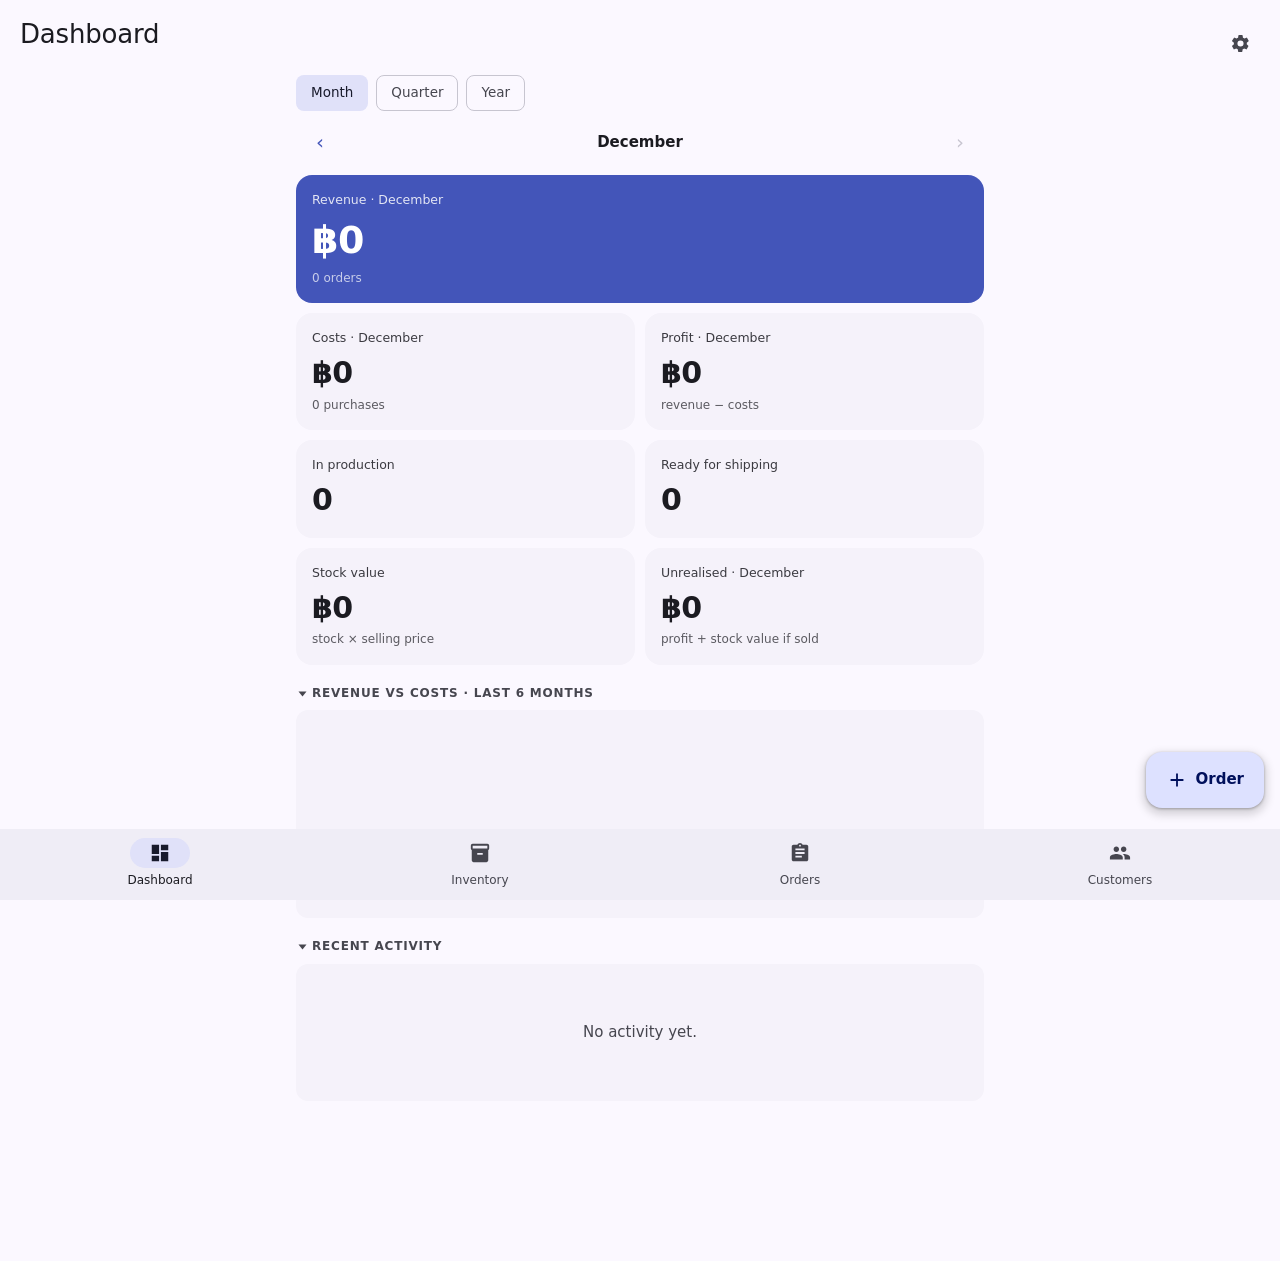
<file: index.html>
<!doctype html>
<html lang="en">
<head>
<meta charset="utf-8">
<meta name="viewport" content="width=device-width, initial-scale=1, maximum-scale=1, viewport-fit=cover">
<meta name="theme-color" content="#006A60">
<meta name="mobile-web-app-capable" content="yes">
<title>BuddyBoard</title>
<link rel="manifest" href="manifest.webmanifest">
<link rel="icon" href="icons/icon-192.png">
<link rel="apple-touch-icon" href="icons/icon-192.png">
<link rel="stylesheet" href="styles.css">
</head>
<body>

<header class="top-bar">
  <h1 id="viewTitle">Dashboard</h1>
  <div class="top-bar-end">
    <span class="top-bar-meta" id="topBarMeta"></span>
    <button class="icon-btn" id="themeBtn" title="Settings">
      <svg viewBox="0 0 24 24"><path d="M19.14 12.94a7.5 7.5 0 0 0 .05-1.88l2.03-1.58a.5.5 0 0 0 .12-.64l-1.92-3.32a.5.5 0 0 0-.61-.22l-2.39.96a7 7 0 0 0-1.62-.94l-.36-2.54a.5.5 0 0 0-.5-.42h-3.84a.5.5 0 0 0-.5.42l-.36 2.54c-.59.24-1.13.55-1.62.94l-2.39-.96a.5.5 0 0 0-.61.22L2.31 8.84a.5.5 0 0 0 .12.64l2.03 1.58a7.5 7.5 0 0 0 .05 1.88l-2.03 1.58a.5.5 0 0 0-.12.64l1.92 3.32c.14.24.42.34.61.22l2.39-.96c.5.39 1.03.7 1.62.94l.36 2.54a.5.5 0 0 0 .5.42h3.84a.5.5 0 0 0 .5-.42l.36-2.54c.59-.24 1.13-.55 1.62-.94l2.39.96c.19.12.47.02.61-.22l1.92-3.32a.5.5 0 0 0-.12-.64zM12 15.5A3.5 3.5 0 1 1 12 8.5a3.5 3.5 0 0 1 0 7"/></svg>
    </button>
  </div>
</header>

<main id="main">
  <!-- Dashboard -->
  <section class="view" id="view-dashboard" hidden></section>

  <!-- Inventory -->
  <section class="view" id="view-inventory" hidden>
    <div class="seg-tabs" role="tablist">
      <button class="seg-tab is-active" data-invtab="stock" role="tab">Stock</button>
      <button class="seg-tab" data-invtab="purchases" role="tab">Expenses</button>
    </div>
    <div id="inv-stock">
      <div class="search-field">
        <svg viewBox="0 0 24 24"><path d="M15.5 14h-.79l-.28-.27a6.5 6.5 0 1 0-.7.7l.27.28v.79l5 4.99L20.49 19zm-6 0A4.5 4.5 0 1 1 14 9.5 4.5 4.5 0 0 1 9.5 14"/></svg>
        <input type="search" id="productSearch" placeholder="Search products" autocomplete="off">
      </div>
      <div class="chip-row" id="stockChips">
        <button class="chip is-selected" data-stockfilter="all">All</button>
        <button class="chip" data-stockfilter="low">Low stock</button>
        <button class="chip" data-stockfilter="out">Out of stock</button>
      </div>
      <div id="productList" class="card-list"></div>
    </div>
    <div id="inv-purchases" hidden>
      <div class="card form-card">
        <h2 class="card-title">Log an expense</h2>
        <label class="field">
          <span>What did you buy</span>
          <input type="text" id="poDescription" placeholder="e.g. Sand 10kg">
        </label>
        <div class="field-row">
          <label class="field">
            <span>Amount spent (฿)</span>
            <input type="number" id="poAmount" min="0" step="1" inputmode="numeric" placeholder="100">
          </label>
          <label class="field">
            <span>Category</span>
            <select id="poCategory">
              <option value="Materials">Materials</option>
              <option value="Packaging">Packaging</option>
              <option value="Equipment">Equipment</option>
              <option value="Shipping">Shipping</option>
              <option value="Other">Other</option>
            </select>
          </label>
        </div>
        <div class="field-row">
          <label class="field">
            <span>Date</span>
            <input type="date" id="poDate">
          </label>
          <label class="field">
            <span>Supplier (optional)</span>
            <input type="text" id="poSupplier" placeholder="e.g. Northline Supply">
          </label>
        </div>
        <button class="btn-filled" id="poReceive">Log expense</button>
      </div>
      <h2 class="section-label">Recent expenses</h2>
      <div class="chip-row" id="purchaseChips">
        <button class="chip is-selected" data-pcat="all">All</button>
        <button class="chip" data-pcat="Materials">Materials</button>
        <button class="chip" data-pcat="Packaging">Packaging</button>
        <button class="chip" data-pcat="Equipment">Equipment</button>
        <button class="chip" data-pcat="Shipping">Shipping</button>
        <button class="chip" data-pcat="Other">Other</button>
      </div>
      <div id="purchaseList" class="card-list"></div>
    </div>
  </section>

  <!-- Orders -->
  <section class="view" id="view-orders" hidden>
    <div class="search-field">
      <svg viewBox="0 0 24 24"><path d="M15.5 14h-.79l-.28-.27a6.5 6.5 0 1 0-.7.7l.27.28v.79l5 4.99L20.49 19zm-6 0A4.5 4.5 0 1 1 14 9.5 4.5 4.5 0 0 1 9.5 14"/></svg>
      <input type="search" id="orderSearch" placeholder="Search orders or customers" autocomplete="off">
    </div>
    <div class="chip-row" id="statusChips">
      <button class="chip is-selected" data-status="open">Open</button>
      <button class="chip" data-status="all">All</button>
      <button class="chip" data-status="In production">In production</button>
      <button class="chip" data-status="Ready for shipping">Ready for shipping</button>
      <button class="chip" data-status="Completed">Completed</button>
      <button class="chip" data-status="Delivered">Delivered</button>
    </div>
    <div id="orderList" class="card-list"></div>
  </section>

  <!-- Customers -->
  <section class="view" id="view-customers" hidden>
    <div id="customerChart"></div>
    <div class="search-field">
      <svg viewBox="0 0 24 24"><path d="M15.5 14h-.79l-.28-.27a6.5 6.5 0 1 0-.7.7l.27.28v.79l5 4.99L20.49 19zm-6 0A4.5 4.5 0 1 1 14 9.5 4.5 4.5 0 0 1 9.5 14"/></svg>
      <input type="search" id="customerSearch" placeholder="Search customers" autocomplete="off">
    </div>
    <div id="customerList" class="card-list"></div>
  </section>
</main>

<button class="fab" id="fab" hidden>
  <svg viewBox="0 0 24 24"><path d="M19 13h-6v6h-2v-6H5v-2h6V5h2v6h6z"/></svg>
  <span id="fabLabel">New</span>
</button>

<nav class="nav-bar">
  <button class="nav-item is-active" data-view="dashboard">
    <span class="nav-icon"><svg viewBox="0 0 24 24"><path d="M3 13h8V3H3zm0 8h8v-6H3zm10 0h8V11h-8zm0-18v6h8V3z"/></svg></span>
    <span>Dashboard</span>
  </button>
  <button class="nav-item" data-view="inventory">
    <span class="nav-icon"><svg viewBox="0 0 24 24"><path d="M20 2H4c-1 0-2 .9-2 2v3.01c0 .72.43 1.34 1 1.69V20c0 1.1 1.1 2 2 2h14c.9 0 2-.9 2-2V8.7c.57-.35 1-.97 1-1.69V4c0-1.1-1-2-2-2m-5 12H9v-2h6zm5-7H4V4h16z"/></svg></span>
    <span>Inventory</span>
  </button>
  <button class="nav-item" data-view="orders">
    <span class="nav-icon"><svg viewBox="0 0 24 24"><path d="M19 3h-4.18C14.4 1.84 13.3 1 12 1s-2.4.84-2.82 2H5c-1.1 0-2 .9-2 2v14c0 1.1.9 2 2 2h14c1.1 0 2-.9 2-2V5c0-1.1-.9-2-2-2m-7 0c.55 0 1 .45 1 1s-.45 1-1 1-1-.45-1-1 .45-1 1-1m2 14H7v-2h7zm3-4H7v-2h10zm0-4H7V7h10z"/></svg></span>
    <span>Orders</span>
  </button>
  <button class="nav-item" data-view="customers">
    <span class="nav-icon"><svg viewBox="0 0 24 24"><path d="M16 11c1.66 0 2.99-1.34 2.99-3S17.66 5 16 5s-3 1.34-3 3 1.34 3 3 3m-8 0c1.66 0 2.99-1.34 2.99-3S9.66 5 8 5 5 6.34 5 8s1.34 3 3 3m0 2c-2.33 0-7 1.17-7 3.5V19h14v-2.5c0-2.33-4.67-3.5-7-3.5m8 0c-.29 0-.62.02-.97.05 1.16.84 1.97 1.97 1.97 3.45V19h6v-2.5c0-2.33-4.67-3.5-7-3.5"/></svg></span>
    <span>Customers</span>
  </button>
</nav>

<!-- Sheet (modal) for forms & details -->
<div class="scrim" id="scrim" hidden></div>
<div class="sheet" id="sheet" hidden>
  <div class="sheet-handle"></div>
  <div class="sheet-content" id="sheetContent"></div>
</div>

<div class="snackbar" id="snackbar" hidden></div>

<!-- Confirm dialog (for long-press delete) -->
<div class="scrim" id="confirmScrim" hidden></div>
<div class="dialog" id="confirmDialog" hidden>
  <div class="dialog-text" id="confirmText"></div>
  <div class="dialog-actions">
    <button class="btn-text" id="confirmCancel">Cancel</button>
    <button class="btn-text danger" id="confirmOk">Delete</button>
  </div>
</div>

<script src="db.js"></script>
<script src="app.js"></script>
</body>
</html>
</file>
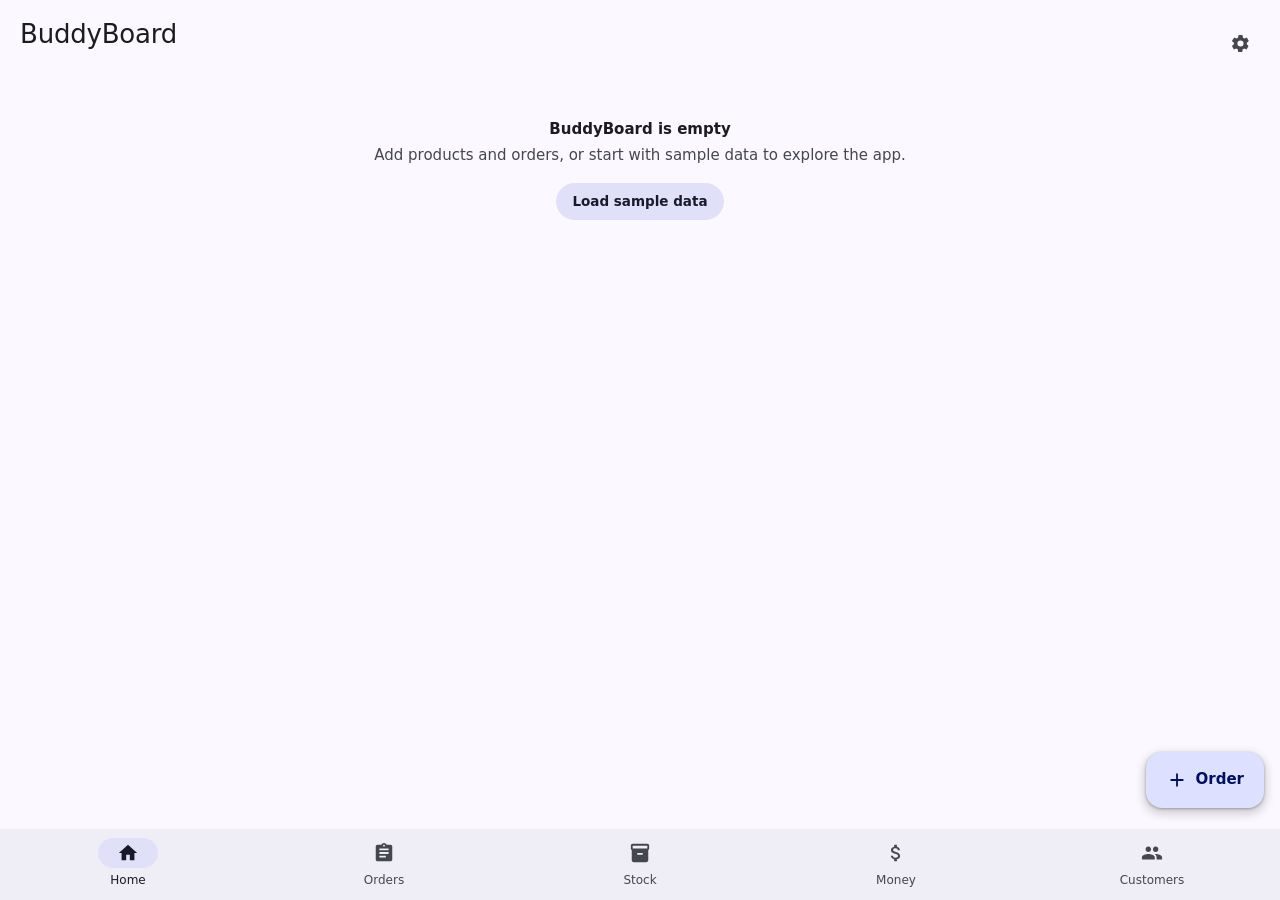
<file: v2/index.html>
<!doctype html>
<html lang="en">
<head>
<meta charset="utf-8">
<meta name="viewport" content="width=device-width, initial-scale=1, maximum-scale=1, viewport-fit=cover">
<meta name="theme-color" content="#006A60">
<meta name="mobile-web-app-capable" content="yes">
<title>BuddyBoard v2</title>
<link rel="manifest" href="manifest.webmanifest">
<link rel="icon" href="icons/icon-192.png">
<link rel="apple-touch-icon" href="icons/icon-192.png">
<link rel="stylesheet" href="styles.css">
</head>
<body>

<header class="top-bar">
  <h1 id="viewTitle">Dashboard</h1>
  <div class="top-bar-end">
    <span class="top-bar-meta" id="topBarMeta"></span>
    <button class="icon-btn" id="themeBtn" title="Settings">
      <svg viewBox="0 0 24 24"><path d="M19.14 12.94a7.5 7.5 0 0 0 .05-1.88l2.03-1.58a.5.5 0 0 0 .12-.64l-1.92-3.32a.5.5 0 0 0-.61-.22l-2.39.96a7 7 0 0 0-1.62-.94l-.36-2.54a.5.5 0 0 0-.5-.42h-3.84a.5.5 0 0 0-.5.42l-.36 2.54c-.59.24-1.13.55-1.62.94l-2.39-.96a.5.5 0 0 0-.61.22L2.31 8.84a.5.5 0 0 0 .12.64l2.03 1.58a7.5 7.5 0 0 0 .05 1.88l-2.03 1.58a.5.5 0 0 0-.12.64l1.92 3.32c.14.24.42.34.61.22l2.39-.96c.5.39 1.03.7 1.62.94l.36 2.54a.5.5 0 0 0 .5.42h3.84a.5.5 0 0 0 .5-.42l.36-2.54c.59-.24 1.13-.55 1.62-.94l2.39.96c.19.12.47.02.61-.22l1.92-3.32a.5.5 0 0 0-.12-.64zM12 15.5A3.5 3.5 0 1 1 12 8.5a3.5 3.5 0 0 1 0 7"/></svg>
    </button>
  </div>
</header>

<main id="main">
  <!-- Home (slim: current status only) -->
  <section class="view" id="view-home" hidden></section>

  <!-- Orders -->
  <section class="view" id="view-orders" hidden>
    <div class="search-field">
      <svg viewBox="0 0 24 24"><path d="M15.5 14h-.79l-.28-.27a6.5 6.5 0 1 0-.7.7l.27.28v.79l5 4.99L20.49 19zm-6 0A4.5 4.5 0 1 1 14 9.5 4.5 4.5 0 0 1 9.5 14"/></svg>
      <input type="search" id="orderSearch" placeholder="Search orders or customers" autocomplete="off">
    </div>
    <div class="chip-row" id="statusChips">
      <button class="chip is-selected" data-status="open">Open</button>
      <button class="chip" data-status="all">All</button>
      <button class="chip" data-status="In production">In production</button>
      <button class="chip" data-status="Ready for shipping">Ready for shipping</button>
      <button class="chip" data-status="Completed">Completed</button>
      <button class="chip" data-status="Delivered">Delivered</button>
    </div>
    <div id="orderList" class="card-list"></div>
  </section>

  <!-- Stock (products only) -->
  <section class="view" id="view-stock" hidden>
    <div class="search-field">
      <svg viewBox="0 0 24 24"><path d="M15.5 14h-.79l-.28-.27a6.5 6.5 0 1 0-.7.7l.27.28v.79l5 4.99L20.49 19zm-6 0A4.5 4.5 0 1 1 14 9.5 4.5 4.5 0 0 1 9.5 14"/></svg>
      <input type="search" id="productSearch" placeholder="Search products" autocomplete="off">
    </div>
    <div class="chip-row" id="stockChips">
      <button class="chip is-selected" data-stockfilter="all">All</button>
      <button class="chip" data-stockfilter="low">Low stock</button>
      <button class="chip" data-stockfilter="out">Out of stock</button>
    </div>
    <div id="stockOutlook"></div>
    <div id="productList" class="card-list"></div>
  </section>

  <!-- Money (Expenses + financial reports + profit split) -->
  <section class="view" id="view-money" hidden>
    <div class="seg-tabs" role="tablist">
      <button class="seg-tab is-active" data-moneytab="reports" role="tab">Reports</button>
      <button class="seg-tab" data-moneytab="bank" role="tab">Bank</button>
      <button class="seg-tab" data-moneytab="split" role="tab">Split</button>
      <button class="seg-tab" data-moneytab="expenses" role="tab">Expenses</button>
    </div>
    <div id="money-reports"></div>
    <div id="money-bank" hidden></div>
    <div id="money-split" hidden></div>
    <div id="money-expenses" hidden>
      <div class="card form-card">
        <h2 class="card-title">Log an expense</h2>
        <label class="field">
          <span>What did you buy</span>
          <input type="text" id="poDescription" placeholder="e.g. Sand 10kg">
        </label>
        <div class="field-row">
          <label class="field">
            <span>Amount spent (฿)</span>
            <input type="number" id="poAmount" min="0" step="1" inputmode="numeric" placeholder="100">
          </label>
          <label class="field">
            <span>Category</span>
            <select id="poCategory">
              <option value="Materials">Materials</option>
              <option value="Packaging">Packaging</option>
              <option value="Equipment">Equipment</option>
              <option value="Shipping">Shipping</option>
              <option value="Other">Other</option>
            </select>
          </label>
        </div>
        <div class="field-row">
          <label class="field">
            <span>Date</span>
            <input type="date" id="poDate">
          </label>
          <label class="field">
            <span>Paid by</span>
            <select id="poPaidBy">
              <option value="company">Company</option>
              <option value="p1">Person 1</option>
              <option value="p2">Person 2</option>
            </select>
          </label>
        </div>
        <label class="field">
          <span>Supplier (optional)</span>
          <input type="text" id="poSupplier" placeholder="e.g. Northline Supply">
        </label>
        <button class="btn-filled" id="poReceive">Log expense</button>
      </div>
      <div id="owedCard"></div>
      <h2 class="section-label">Recent expenses</h2>
      <div class="chip-row" id="purchaseChips">
        <button class="chip is-selected" data-pcat="all">All</button>
        <button class="chip" data-pcat="__owed">Not reimbursed</button>
        <button class="chip" data-pcat="Materials">Materials</button>
        <button class="chip" data-pcat="Packaging">Packaging</button>
        <button class="chip" data-pcat="Equipment">Equipment</button>
        <button class="chip" data-pcat="Shipping">Shipping</button>
        <button class="chip" data-pcat="Other">Other</button>
      </div>
      <div id="purchaseList" class="card-list"></div>
    </div>
  </section>

  <!-- Customers -->
  <section class="view" id="view-customers" hidden>
    <div id="customerChart"></div>
    <div class="search-field">
      <svg viewBox="0 0 24 24"><path d="M15.5 14h-.79l-.28-.27a6.5 6.5 0 1 0-.7.7l.27.28v.79l5 4.99L20.49 19zm-6 0A4.5 4.5 0 1 1 14 9.5 4.5 4.5 0 0 1 9.5 14"/></svg>
      <input type="search" id="customerSearch" placeholder="Search customers" autocomplete="off">
    </div>
    <div id="customerList" class="card-list"></div>
  </section>
</main>

<button class="fab" id="fab" hidden>
  <svg viewBox="0 0 24 24"><path d="M19 13h-6v6h-2v-6H5v-2h6V5h2v6h6z"/></svg>
  <span id="fabLabel">New</span>
</button>

<nav class="nav-bar">
  <button class="nav-item is-active" data-view="home">
    <span class="nav-icon"><svg viewBox="0 0 24 24"><path d="M10 20v-6h4v6h5v-8h3L12 3 2 12h3v8z"/></svg></span>
    <span>Home</span>
  </button>
  <button class="nav-item" data-view="orders">
    <span class="nav-icon"><svg viewBox="0 0 24 24"><path d="M19 3h-4.18C14.4 1.84 13.3 1 12 1s-2.4.84-2.82 2H5c-1.1 0-2 .9-2 2v14c0 1.1.9 2 2 2h14c1.1 0 2-.9 2-2V5c0-1.1-.9-2-2-2m-7 0c.55 0 1 .45 1 1s-.45 1-1 1-1-.45-1-1 .45-1 1-1m2 14H7v-2h7zm3-4H7v-2h10zm0-4H7V7h10z"/></svg></span>
    <span>Orders</span>
  </button>
  <button class="nav-item" data-view="stock">
    <span class="nav-icon"><svg viewBox="0 0 24 24"><path d="M20 2H4c-1 0-2 .9-2 2v3.01c0 .72.43 1.34 1 1.69V20c0 1.1 1.1 2 2 2h14c.9 0 2-.9 2-2V8.7c.57-.35 1-.97 1-1.69V4c0-1.1-1-2-2-2m-5 12H9v-2h6zm5-7H4V4h16z"/></svg></span>
    <span>Stock</span>
  </button>
  <button class="nav-item" data-view="money">
    <span class="nav-icon"><svg viewBox="0 0 24 24"><path d="M11.8 10.9c-2.27-.59-3-1.2-3-2.15 0-1.09 1.01-1.85 2.7-1.85 1.78 0 2.44.85 2.5 2.1h2.21c-.07-1.72-1.12-3.3-3.21-3.81V3h-3v2.16c-1.94.42-3.5 1.68-3.5 3.61 0 2.31 1.91 3.46 4.7 4.13 2.5.6 3 1.48 3 2.41 0 .69-.49 1.79-2.7 1.79-2.06 0-2.87-.92-2.98-2.1H6.32c.12 2.19 1.76 3.42 3.68 3.83V21h3v-2.15c1.95-.37 3.5-1.5 3.5-3.55 0-2.84-2.43-3.81-4.7-4.4"/></svg></span>
    <span>Money</span>
  </button>
  <button class="nav-item" data-view="customers">
    <span class="nav-icon"><svg viewBox="0 0 24 24"><path d="M16 11c1.66 0 2.99-1.34 2.99-3S17.66 5 16 5s-3 1.34-3 3 1.34 3 3 3m-8 0c1.66 0 2.99-1.34 2.99-3S9.66 5 8 5 5 6.34 5 8s1.34 3 3 3m0 2c-2.33 0-7 1.17-7 3.5V19h14v-2.5c0-2.33-4.67-3.5-7-3.5m8 0c-.29 0-.62.02-.97.05 1.16.84 1.97 1.97 1.97 3.45V19h6v-2.5c0-2.33-4.67-3.5-7-3.5"/></svg></span>
    <span>Customers</span>
  </button>
</nav>

<!-- Sheet (modal) for forms & details -->
<div class="scrim" id="scrim" hidden></div>
<div class="sheet" id="sheet" hidden>
  <div class="sheet-handle" id="sheetHandle"></div>
  <button class="sheet-close" id="sheetClose" title="Close">✕</button>
  <div class="sheet-content" id="sheetContent"></div>
</div>

<div class="snackbar" id="snackbar" hidden></div>

<!-- Confirm dialog (for long-press delete) -->
<div class="scrim" id="confirmScrim" hidden></div>
<div class="dialog" id="confirmDialog" hidden>
  <div class="dialog-text" id="confirmText"></div>
  <div class="dialog-actions">
    <button class="btn-text" id="confirmCancel">Cancel</button>
    <button class="btn-text danger" id="confirmOk">Delete</button>
  </div>
</div>

<script src="db.js"></script>
<script src="app.js"></script>
</body>
</html>
</file>
<file: styles.css>
/* ============================================================
   BuddyBoard — Material Design 3 tokens (hand-rolled, offline)
   Palette: indigo primary, violet-tinted neutrals.
   Amber = warnings only, red = errors only.
   Theme: light (default) / dark / follows system when data-theme unset.
   ============================================================ */
:root {
  --md-primary: #4355B9;
  --md-on-primary: #FFFFFF;
  --md-primary-container: #DDE1FF;
  --md-on-primary-container: #00105C;

  --md-secondary: #5B5D72;
  --md-secondary-container: #E0E1F9;
  --md-on-secondary-container: #181A2C;

  --md-tertiary: #805600;
  --md-tertiary-container: #FFDDB1;
  --md-on-tertiary-container: #291800;

  --md-error: #BA1A1A;
  --md-error-container: #FFDAD6;
  --md-on-error-container: #410002;

  --md-surface: #FBF8FF;
  --md-surface-container-low: #F5F2FA;
  --md-surface-container: #EFEDF6;
  --md-surface-container-high: #E9E7F0;
  --md-on-surface: #1B1B21;
  --md-on-surface-variant: #46464F;
  --md-outline: #777680;
  --md-outline-variant: #C7C5D0;

  --md-inverse-surface: #303036;
  --md-inverse-on-surface: #F2F0F7;

  --md-elev-1: 0 1px 2px rgba(0,0,0,.30), 0 1px 3px 1px rgba(0,0,0,.15);
  --md-elev-3: 0 4px 8px 3px rgba(0,0,0,.15), 0 1px 3px rgba(0,0,0,.30);

  --radius-s: 8px;
  --radius-m: 12px;
  --radius-l: 16px;
  --radius-full: 999px;
}

/* Dark tokens (forced via data-theme="dark") */
:root[data-theme="dark"] {
  --md-primary: #B9C3FF;
  --md-on-primary: #08218A;
  --md-primary-container: #2A3CA0;
  --md-on-primary-container: #DDE1FF;

  --md-secondary: #C4C5DD;
  --md-secondary-container: #434659;
  --md-on-secondary-container: #E0E1F9;

  --md-tertiary: #FABD49;
  --md-tertiary-container: #614000;
  --md-on-tertiary-container: #FFDDB1;

  --md-error: #FFB4AB;
  --md-error-container: #93000A;
  --md-on-error-container: #FFDAD6;

  --md-surface: #121318;
  --md-surface-container-low: #1A1B21;
  --md-surface-container: #1E1F25;
  --md-surface-container-high: #282930;
  --md-on-surface: #E4E1E9;
  --md-on-surface-variant: #C7C5D0;
  --md-outline: #91909A;
  --md-outline-variant: #46464F;

  --md-inverse-surface: #E4E1E9;
  --md-inverse-on-surface: #303036;
}

/* Dark tokens (system preference, unless light is forced) */
@media (prefers-color-scheme: dark) {
  :root:not([data-theme="light"]) {
    --md-primary: #B9C3FF;
    --md-on-primary: #08218A;
    --md-primary-container: #2A3CA0;
    --md-on-primary-container: #DDE1FF;

    --md-secondary: #C4C5DD;
    --md-secondary-container: #434659;
    --md-on-secondary-container: #E0E1F9;

    --md-tertiary: #FABD49;
    --md-tertiary-container: #614000;
    --md-on-tertiary-container: #FFDDB1;

    --md-error: #FFB4AB;
    --md-error-container: #93000A;
    --md-on-error-container: #FFDAD6;

    --md-surface: #121318;
    --md-surface-container-low: #1A1B21;
    --md-surface-container: #1E1F25;
    --md-surface-container-high: #282930;
    --md-on-surface: #E4E1E9;
    --md-on-surface-variant: #C7C5D0;
    --md-outline: #91909A;
    --md-outline-variant: #46464F;

    --md-inverse-surface: #E4E1E9;
    --md-inverse-on-surface: #303036;
  }
}

* { box-sizing: border-box; }
[hidden] { display: none !important; }
html, body { margin: 0; height: 100%; }

body {
  font-family: Roboto, system-ui, -apple-system, "Segoe UI", sans-serif;
  background: var(--md-surface);
  color: var(--md-on-surface);
  font-size: 15px;
  line-height: 1.45;
  -webkit-tap-highlight-color: transparent;
  overscroll-behavior-y: contain; /* stop pull-to-refresh from stealing downward swipes */
}

button { font: inherit; color: inherit; border: 0; background: none; cursor: pointer; }
input, select, textarea { font: inherit; font-size: 16px; } /* ≥16px prevents mobile auto-zoom on focus */
svg { fill: currentColor; }
h1, h2, h3 { margin: 0; font-weight: 500; }

/* ---------- Top app bar ---------- */
.top-bar {
  position: sticky; top: 0; z-index: 20;
  display: flex; align-items: baseline; justify-content: space-between;
  padding: calc(env(safe-area-inset-top, 0px) + 16px) 20px 12px;
  background: var(--md-surface);
}
.top-bar h1 { font-size: 26px; letter-spacing: -0.2px; }
.top-bar-meta { font-size: 12px; color: var(--md-on-surface-variant); }

/* ---------- Layout ---------- */
#main {
  padding: 0 16px calc(env(safe-area-inset-bottom, 0px) + 160px);
  max-width: 720px; margin: 0 auto;
}
.section-label {
  font-size: 12px; font-weight: 600; text-transform: uppercase;
  letter-spacing: .8px; color: var(--md-on-surface-variant);
  margin: 20px 4px 8px;
}

/* Collapsible dashboard sections */
details.section > summary {
  list-style: none; cursor: pointer;
  display: flex; align-items: center; gap: 7px;
  -webkit-user-select: none; user-select: none;
}
details.section > summary::-webkit-details-marker { display: none; }
details.section > summary::before {
  content: ''; width: 0; height: 0; flex: none;
  border-left: 5px solid currentColor;
  border-top: 4px solid transparent; border-bottom: 4px solid transparent;
  transition: transform .15s;
}
details.section[open] > summary::before { transform: rotate(90deg); }

/* ---------- Navigation bar (bottom) ---------- */
.nav-bar {
  position: fixed; bottom: 0; left: 0; right: 0; z-index: 30;
  display: flex;
  background: var(--md-surface-container);
  padding: 8px 0 calc(env(safe-area-inset-bottom, 0px) + 10px);
}
.nav-item {
  flex: 1; display: flex; flex-direction: column; align-items: center; gap: 4px;
  font-size: 12px; font-weight: 500; color: var(--md-on-surface-variant);
}
.nav-icon {
  display: grid; place-items: center;
  width: 60px; height: 30px; border-radius: var(--radius-full);
  transition: background .15s;
}
.nav-icon svg { width: 22px; height: 22px; }
.nav-item.is-active { color: var(--md-on-surface); }
.nav-item.is-active .nav-icon { background: var(--md-secondary-container); color: var(--md-on-secondary-container); }

/* ---------- FAB ---------- */
.fab {
  position: fixed; right: 16px; bottom: calc(env(safe-area-inset-bottom, 0px) + 92px); z-index: 25;
  display: flex; align-items: center; gap: 8px;
  padding: 0 20px; height: 56px; border-radius: var(--radius-l);
  background: var(--md-primary-container); color: var(--md-on-primary-container);
  font-weight: 600; box-shadow: var(--md-elev-3);
}
.fab svg { width: 22px; height: 22px; }
.fab:active { transform: scale(.97); }

/* ---------- Search field ---------- */
.search-field {
  display: flex; align-items: center; gap: 10px;
  background: var(--md-surface-container-high);
  border-radius: var(--radius-full);
  padding: 0 18px; height: 50px; margin: 4px 0 12px;
}
.search-field svg { width: 20px; height: 20px; color: var(--md-on-surface-variant); flex: none; }
.search-field input {
  flex: 1; border: 0; background: none; outline: none; color: inherit;
}
.search-field input::placeholder { color: var(--md-on-surface-variant); }

/* ---------- Chips ---------- */
.chip-row { display: flex; gap: 8px; overflow-x: auto; padding-bottom: 12px; scrollbar-width: none; }
.chip-row::-webkit-scrollbar { display: none; }
.chip {
  flex: none; padding: 7px 14px; border-radius: var(--radius-s);
  border: 1px solid var(--md-outline-variant);
  font-size: 13.5px; font-weight: 500; color: var(--md-on-surface-variant);
  background: transparent; transition: background .15s;
}
.chip.is-selected {
  background: var(--md-secondary-container);
  border-color: transparent; color: var(--md-on-secondary-container);
}

/* ---------- Segmented tabs (Inventory) ---------- */
.seg-tabs {
  display: flex; border: 1px solid var(--md-outline);
  border-radius: var(--radius-full); overflow: hidden; margin: 4px 0 16px;
}
.seg-tab { flex: 1; padding: 10px; font-size: 14px; font-weight: 500; color: var(--md-on-surface-variant); }
.seg-tab.is-active { background: var(--md-secondary-container); color: var(--md-on-secondary-container); font-weight: 600; }

/* ---------- Cards & lists ---------- */
.card-list { display: flex; flex-direction: column; gap: 10px; }
.card {
  background: var(--md-surface-container-low);
  border-radius: var(--radius-m);
  padding: 14px 16px;
}
.card.is-tappable:active { background: var(--md-surface-container-high); }
.card-title { font-size: 16px; margin-bottom: 10px; }

.row { display: flex; align-items: center; justify-content: space-between; gap: 12px; }
.row-main { min-width: 0; }
.row-main .name { font-weight: 500; overflow: hidden; text-overflow: ellipsis; white-space: nowrap; }
.row-main .sub { font-size: 13px; color: var(--md-on-surface-variant); margin-top: 2px; }
.row-end { text-align: right; flex: none; }
.row-end .big { font-weight: 600; }
.row-end .sub { font-size: 12px; color: var(--md-on-surface-variant); }

/* List cards are tap targets, not text: no selection or callout on
   long-press (this is what made holding a card select "17" etc.) */
.card-list .card, .card-list .card * {
  -webkit-user-select: none; user-select: none;
  -webkit-touch-callout: none;
}

/* Stock badges */
.badge {
  display: inline-flex; align-items: center; gap: 5px;
  font-size: 12px; font-weight: 600;
  padding: 3px 10px; border-radius: var(--radius-full); margin-top: 6px;
}
.badge-low { background: var(--md-tertiary-container); color: var(--md-on-tertiary-container); }
.badge-out { background: var(--md-error-container); color: var(--md-on-error-container); }
.badge-ok  { background: var(--md-secondary-container); color: var(--md-on-secondary-container); }
.badge .dot { width: 7px; height: 7px; border-radius: 50%; background: currentColor; }

/* ---------- Signature element: the production rail ----------
   Every order carries its workflow as a tappable 3-segment track. */
.rail { display: flex; gap: 5px; margin-top: 12px; }
.rail-seg {
  flex: 1; height: 6px; border-radius: 3px;
  background: var(--md-surface-container-high);
  position: relative;
}
.rail-seg.is-done { background: var(--md-primary); }
.rail-seg.is-current { background: var(--md-primary); opacity: .45; }
.rail-labels { display: flex; justify-content: space-between; margin-top: 6px; font-size: 11px; color: var(--md-on-surface-variant); }
.rail-status { font-size: 13px; font-weight: 600; color: var(--md-primary); margin-top: 10px; }
.rail-status.is-completed { color: var(--md-on-surface-variant); }
.advance-btn {
  margin-top: 10px; width: 100%;
  padding: 10px; border-radius: var(--radius-full);
  border: 1px solid var(--md-outline);
  font-size: 13.5px; font-weight: 600; color: var(--md-primary);
}
.advance-btn:active { background: var(--md-secondary-container); }

/* ---------- Dashboard ---------- */
.stat-grid { display: grid; grid-template-columns: 1fr 1fr; gap: 10px; margin-top: 4px; }
.stat-card {
  border-radius: var(--radius-l); padding: 16px;
  background: var(--md-surface-container-low);
}
.stat-card.hero {
  grid-column: 1 / -1;
  background: var(--md-primary); color: var(--md-on-primary);
}
.stat-card .label { font-size: 12.5px; opacity: .85; }
.stat-card .value { font-size: 30px; font-weight: 600; letter-spacing: -.5px; margin-top: 4px; }
.stat-card.hero .value { font-size: 38px; }
.stat-card .hint { font-size: 12px; opacity: .7; margin-top: 2px; }
.stat-card.warn { background: var(--md-tertiary-container); color: var(--md-on-tertiary-container); }

.activity-item { display: flex; gap: 12px; padding: 11px 4px; border-bottom: 1px solid var(--md-outline-variant); }
.activity-item:last-child { border-bottom: 0; }
.activity-ico {
  flex: none; width: 36px; height: 36px; border-radius: 50%;
  display: grid; place-items: center;
  background: var(--md-secondary-container); color: var(--md-on-secondary-container);
}
.activity-ico svg { width: 18px; height: 18px; }
.activity-ico.sale { background: var(--md-primary-container); color: var(--md-on-primary-container); }
.activity-body { flex: 1; min-width: 0; font-size: 14px; }
.activity-body .when { font-size: 12px; color: var(--md-on-surface-variant); }

/* ---------- Forms ---------- */
.form-card { display: flex; flex-direction: column; gap: 12px; }
.field { display: flex; flex-direction: column; gap: 5px; flex: 1; }
.field > span { font-size: 12.5px; font-weight: 500; color: var(--md-on-surface-variant); }
.field input, .field select, .field textarea {
  border: 1px solid var(--md-outline);
  border-radius: var(--radius-s);
  background: var(--md-surface);
  padding: 12px; color: inherit; outline: none; width: 100%;
}
.field input:focus, .field select:focus, .field textarea:focus {
  border-color: var(--md-primary); box-shadow: 0 0 0 1px var(--md-primary);
}
.field-row { display: flex; gap: 10px; }
.field-checkbox {
  display: flex; align-items: flex-start; gap: 10px;
  font-size: 13.5px; color: var(--md-on-surface-variant); padding: 4px 0;
}
.field-checkbox input { flex: none; width: 18px; height: 18px; margin-top: 1px; accent-color: var(--md-primary); }

.btn-filled {
  background: var(--md-primary); color: var(--md-on-primary);
  padding: 13px; border-radius: var(--radius-full);
  font-weight: 600; width: 100%;
}
.btn-filled:active { opacity: .88; }
.btn-filled:disabled { background: var(--md-outline-variant); color: var(--md-on-surface-variant); }
.btn-text { color: var(--md-primary); font-weight: 600; padding: 10px 14px; border-radius: var(--radius-full); }
.btn-text.danger { color: var(--md-error); }
.btn-tonal {
  background: var(--md-secondary-container); color: var(--md-on-secondary-container);
  padding: 9px 16px; border-radius: var(--radius-full); font-weight: 600; font-size: 13.5px;
}

/* Order line items in the form */
.line-item {
  display: grid; grid-template-columns: 1fr 64px 84px 32px; gap: 8px; align-items: end;
}
.line-item .remove { color: var(--md-error); padding-bottom: 12px; }
.line-hint { font-size: 12.5px; color: var(--md-on-surface-variant); padding: 0 4px; }
.order-total { display: flex; justify-content: space-between; font-weight: 600; font-size: 17px; padding: 6px 4px; }

/* ---------- Sheet (modal) ---------- */
.scrim {
  position: fixed; inset: 0; z-index: 40;
  background: rgba(0,0,0,.4);
  animation: fade .2s;
}
.sheet {
  position: fixed; left: 0; right: 0; bottom: 0; z-index: 50;
  max-height: 88vh; max-height: 88dvh; overflow-y: auto;
  overscroll-behavior: contain;
  background: var(--md-surface-container-low);
  border-radius: 24px 24px 0 0;
  padding: 8px 20px calc(env(safe-area-inset-bottom, 0px) + 24px);
  animation: rise .25s cubic-bezier(.2,.9,.3,1);
  max-width: 720px; margin: 0 auto;
}
.sheet-handle {
  width: 36px; height: 4px; border-radius: 2px;
  background: var(--md-outline-variant); margin: 6px auto 14px;
  /* generous invisible hit area for dragging */
  position: relative;
}
.sheet-handle::before {
  content: ''; position: absolute; inset: -18px -60px;
}
.sheet h2 { font-size: 20px; margin-bottom: 16px; }
@keyframes rise { from { transform: translateY(40%); opacity: .4; } }
@keyframes fade { from { opacity: 0; } }
@media (prefers-reduced-motion: reduce) {
  .sheet, .scrim { animation: none; }
}

/* ---------- Confirm dialog ---------- */
.dialog {
  position: fixed; left: 24px; right: 24px; top: 50%; z-index: 70;
  transform: translateY(-50%);
  background: var(--md-surface-container-high);
  border-radius: 28px; padding: 24px;
  box-shadow: var(--md-elev-3);
  max-width: 360px; margin: 0 auto;
  animation: fade .15s;
}
.dialog-text { font-size: 15px; margin-bottom: 18px; }
.dialog-actions { display: flex; justify-content: flex-end; gap: 4px; }

/* ---------- Revenue chart ---------- */
.chart { display: flex; align-items: flex-end; gap: 8px; height: 150px; padding-top: 8px; }
.chart-col { flex: 1; display: flex; flex-direction: column; align-items: center; justify-content: flex-end; gap: 5px; height: 100%; min-width: 0; }
.chart-val { font-size: 10.5px; color: var(--md-on-surface-variant); white-space: nowrap; }
.chart-bars { display: flex; gap: 3px; width: 100%; height: 100%; align-items: flex-end; justify-content: center; }
.chart-bar { width: 100%; max-width: 22px; border-radius: 5px 5px 2px 2px; background: var(--md-primary); opacity: .45; min-height: 2px; }
.chart-bar.cost { background: var(--md-tertiary); }
.chart-col.is-current .chart-bar { opacity: 1; }
.chart-label { font-size: 11px; color: var(--md-on-surface-variant); }
.chart-col.is-current .chart-label { font-weight: 700; color: var(--md-on-surface); }
.chart-legend { display: flex; gap: 18px; justify-content: center; margin-top: 12px; font-size: 12.5px; color: var(--md-on-surface-variant); }
.chart-legend > span { display: inline-flex; align-items: center; gap: 6px; }
.legend-dot { width: 10px; height: 10px; border-radius: 3px; display: inline-block; }
.legend-dot.rev { background: var(--md-primary); }
.legend-dot.cost { background: var(--md-tertiary); }

/* ---------- Top customers bars ---------- */
.tc-row { display: grid; grid-template-columns: minmax(70px, 100px) 1fr auto; gap: 10px; align-items: center; padding: 6px 0; }
.tc-name { font-size: 13.5px; overflow: hidden; text-overflow: ellipsis; white-space: nowrap; }
.tc-track { height: 10px; border-radius: 5px; background: var(--md-surface-container-high); overflow: hidden; }
.tc-fill { height: 100%; border-radius: 5px; background: var(--md-primary); }
.tc-fill.cost { background: var(--md-tertiary); }
.tc-amount { font-size: 12.5px; font-weight: 600; }

/* ---------- Period navigation ---------- */
.period-nav {
  display: flex; align-items: center; justify-content: space-between;
  margin: 0 0 12px; padding: 0 4px;
}
.period-nav .label { font-weight: 600; font-size: 15px; }
.period-nav button {
  width: 40px; height: 40px; border-radius: var(--radius-full);
  font-size: 20px; color: var(--md-primary);
  display: grid; place-items: center;
}
.period-nav button:active { background: var(--md-secondary-container); }
.period-nav button:disabled { color: var(--md-outline-variant); }

/* ---------- Theme button ---------- */
.icon-btn {
  width: 40px; height: 40px; border-radius: var(--radius-full);
  display: grid; place-items: center; color: var(--md-on-surface-variant);
}
.icon-btn svg { width: 21px; height: 21px; }
.icon-btn:active { background: var(--md-surface-container-high); }
.top-bar-end { display: flex; align-items: center; gap: 8px; }

/* ---------- Snackbar ---------- */
.snackbar {
  position: fixed; left: 16px; right: 16px; z-index: 60;
  bottom: calc(env(safe-area-inset-bottom, 0px) + 96px);
  background: var(--md-inverse-surface); color: var(--md-inverse-on-surface);
  padding: 13px 18px; border-radius: var(--radius-s);
  font-size: 14px; box-shadow: var(--md-elev-3);
  animation: rise .2s;
  max-width: 500px; margin: 0 auto;
}

/* ---------- Empty states ---------- */
.empty {
  text-align: center; padding: 44px 24px; color: var(--md-on-surface-variant);
}
.empty .title { font-weight: 600; color: var(--md-on-surface); margin-bottom: 4px; }
.empty .btn-tonal { margin-top: 16px; }

/* Focus visibility */
button:focus-visible, input:focus-visible, select:focus-visible {
  outline: 2px solid var(--md-primary); outline-offset: 2px;
}
</file>
<file: v2/styles.css>
/* ============================================================
   BuddyBoard — Material Design 3 tokens (hand-rolled, offline)
   Palette: indigo primary, violet-tinted neutrals.
   Amber = warnings only, red = errors only.
   Theme: light (default) / dark / follows system when data-theme unset.
   ============================================================ */
:root {
  --md-primary: #4355B9;
  --md-on-primary: #FFFFFF;
  --md-primary-container: #DDE1FF;
  --md-on-primary-container: #00105C;

  --md-secondary: #5B5D72;
  --md-secondary-container: #E0E1F9;
  --md-on-secondary-container: #181A2C;

  --md-tertiary: #805600;
  --md-tertiary-container: #FFDDB1;
  --md-on-tertiary-container: #291800;

  --md-error: #BA1A1A;
  --md-error-container: #FFDAD6;
  --md-on-error-container: #410002;

  --md-surface: #FBF8FF;
  --md-surface-container-low: #F5F2FA;
  --md-surface-container: #EFEDF6;
  --md-surface-container-high: #E9E7F0;
  --md-on-surface: #1B1B21;
  --md-on-surface-variant: #46464F;
  --md-outline: #777680;
  --md-outline-variant: #C7C5D0;

  --md-inverse-surface: #303036;
  --md-inverse-on-surface: #F2F0F7;

  --md-elev-1: 0 1px 2px rgba(0,0,0,.30), 0 1px 3px 1px rgba(0,0,0,.15);
  --md-elev-3: 0 4px 8px 3px rgba(0,0,0,.15), 0 1px 3px rgba(0,0,0,.30);

  --radius-s: 8px;
  --radius-m: 12px;
  --radius-l: 16px;
  --radius-full: 999px;
}

/* Dark tokens (forced via data-theme="dark") */
:root[data-theme="dark"] {
  --md-primary: #B9C3FF;
  --md-on-primary: #08218A;
  --md-primary-container: #2A3CA0;
  --md-on-primary-container: #DDE1FF;

  --md-secondary: #C4C5DD;
  --md-secondary-container: #434659;
  --md-on-secondary-container: #E0E1F9;

  --md-tertiary: #FABD49;
  --md-tertiary-container: #614000;
  --md-on-tertiary-container: #FFDDB1;

  --md-error: #FFB4AB;
  --md-error-container: #93000A;
  --md-on-error-container: #FFDAD6;

  --md-surface: #121318;
  --md-surface-container-low: #1A1B21;
  --md-surface-container: #1E1F25;
  --md-surface-container-high: #282930;
  --md-on-surface: #E4E1E9;
  --md-on-surface-variant: #C7C5D0;
  --md-outline: #91909A;
  --md-outline-variant: #46464F;

  --md-inverse-surface: #E4E1E9;
  --md-inverse-on-surface: #303036;
}

/* Dark tokens (system preference, unless light is forced) */
@media (prefers-color-scheme: dark) {
  :root:not([data-theme="light"]) {
    --md-primary: #B9C3FF;
    --md-on-primary: #08218A;
    --md-primary-container: #2A3CA0;
    --md-on-primary-container: #DDE1FF;

    --md-secondary: #C4C5DD;
    --md-secondary-container: #434659;
    --md-on-secondary-container: #E0E1F9;

    --md-tertiary: #FABD49;
    --md-tertiary-container: #614000;
    --md-on-tertiary-container: #FFDDB1;

    --md-error: #FFB4AB;
    --md-error-container: #93000A;
    --md-on-error-container: #FFDAD6;

    --md-surface: #121318;
    --md-surface-container-low: #1A1B21;
    --md-surface-container: #1E1F25;
    --md-surface-container-high: #282930;
    --md-on-surface: #E4E1E9;
    --md-on-surface-variant: #C7C5D0;
    --md-outline: #91909A;
    --md-outline-variant: #46464F;

    --md-inverse-surface: #E4E1E9;
    --md-inverse-on-surface: #303036;
  }
}

* { box-sizing: border-box; }
[hidden] { display: none !important; }
html, body { margin: 0; height: 100%; }

body {
  font-family: Roboto, system-ui, -apple-system, "Segoe UI", sans-serif;
  background: var(--md-surface);
  color: var(--md-on-surface);
  font-size: 15px;
  line-height: 1.45;
  -webkit-tap-highlight-color: transparent;
  overscroll-behavior-y: contain; /* stop pull-to-refresh from stealing downward swipes */
}

button { font: inherit; color: inherit; border: 0; background: none; cursor: pointer; }
input, select, textarea { font: inherit; font-size: 16px; } /* ≥16px prevents mobile auto-zoom on focus */
svg { fill: currentColor; }
h1, h2, h3 { margin: 0; font-weight: 500; }

/* ---------- Top app bar ---------- */
.top-bar {
  position: sticky; top: 0; z-index: 20;
  display: flex; align-items: baseline; justify-content: space-between;
  padding: calc(env(safe-area-inset-top, 0px) + 16px) 20px 12px;
  background: var(--md-surface);
}
.top-bar h1 { font-size: 26px; letter-spacing: -0.2px; }
.top-bar-meta { font-size: 12px; color: var(--md-on-surface-variant); }

/* ---------- Layout ---------- */
#main {
  padding: 0 16px calc(env(safe-area-inset-bottom, 0px) + 160px);
  max-width: 720px; margin: 0 auto;
}
.section-label {
  font-size: 12px; font-weight: 600; text-transform: uppercase;
  letter-spacing: .8px; color: var(--md-on-surface-variant);
  margin: 20px 4px 8px;
}

/* Collapsible dashboard sections */
details.section > summary {
  list-style: none; cursor: pointer;
  display: flex; align-items: center; gap: 7px;
  -webkit-user-select: none; user-select: none;
}
details.section > summary::-webkit-details-marker { display: none; }
details.section > summary::before {
  content: ''; width: 0; height: 0; flex: none;
  border-left: 5px solid currentColor;
  border-top: 4px solid transparent; border-bottom: 4px solid transparent;
  transition: transform .15s;
}
details.section[open] > summary::before { transform: rotate(90deg); }

/* ---------- Navigation bar (bottom) ---------- */
.nav-bar {
  position: fixed; bottom: 0; left: 0; right: 0; z-index: 30;
  display: flex;
  background: var(--md-surface-container);
  padding: 8px 0 calc(env(safe-area-inset-bottom, 0px) + 10px);
}
.nav-item {
  flex: 1; display: flex; flex-direction: column; align-items: center; gap: 4px;
  font-size: 12px; font-weight: 500; color: var(--md-on-surface-variant);
}
.nav-icon {
  display: grid; place-items: center;
  width: 60px; height: 30px; border-radius: var(--radius-full);
  transition: background .15s;
}
.nav-icon svg { width: 22px; height: 22px; }
.nav-item.is-active { color: var(--md-on-surface); }
.nav-item.is-active .nav-icon { background: var(--md-secondary-container); color: var(--md-on-secondary-container); }

/* ---------- FAB ---------- */
.fab {
  position: fixed; right: 16px; bottom: calc(env(safe-area-inset-bottom, 0px) + 92px); z-index: 25;
  display: flex; align-items: center; gap: 8px;
  padding: 0 20px; height: 56px; border-radius: var(--radius-l);
  background: var(--md-primary-container); color: var(--md-on-primary-container);
  font-weight: 600; box-shadow: var(--md-elev-3);
}
.fab svg { width: 22px; height: 22px; }
.fab:active { transform: scale(.97); }

/* ---------- Search field ---------- */
.search-field {
  display: flex; align-items: center; gap: 10px;
  background: var(--md-surface-container-high);
  border-radius: var(--radius-full);
  padding: 0 18px; height: 50px; margin: 4px 0 12px;
}
.search-field svg { width: 20px; height: 20px; color: var(--md-on-surface-variant); flex: none; }
.search-field input {
  flex: 1; border: 0; background: none; outline: none; color: inherit;
}
.search-field input::placeholder { color: var(--md-on-surface-variant); }

/* ---------- Chips ---------- */
.chip-row { display: flex; gap: 8px; overflow-x: auto; padding-bottom: 12px; scrollbar-width: none; }
.chip-row::-webkit-scrollbar { display: none; }
.chip {
  flex: none; padding: 7px 14px; border-radius: var(--radius-s);
  border: 1px solid var(--md-outline-variant);
  font-size: 13.5px; font-weight: 500; color: var(--md-on-surface-variant);
  background: transparent; transition: background .15s;
}
.chip.is-selected {
  background: var(--md-secondary-container);
  border-color: transparent; color: var(--md-on-secondary-container);
}

/* ---------- Segmented tabs (Inventory) ---------- */
.seg-tabs {
  display: flex; border: 1px solid var(--md-outline);
  border-radius: var(--radius-full); overflow: hidden; margin: 4px 0 16px;
}
.seg-tab { flex: 1; padding: 10px; font-size: 14px; font-weight: 500; color: var(--md-on-surface-variant); }
.seg-tab.is-active { background: var(--md-secondary-container); color: var(--md-on-secondary-container); font-weight: 600; }

/* ---------- Cards & lists ---------- */
.card-list { display: flex; flex-direction: column; gap: 10px; }
.card {
  background: var(--md-surface-container-low);
  border-radius: var(--radius-m);
  padding: 14px 16px;
}
.card.is-tappable:active { background: var(--md-surface-container-high); }
.card-title { font-size: 16px; margin-bottom: 10px; }

.row { display: flex; align-items: center; justify-content: space-between; gap: 12px; }
.row-main { min-width: 0; }
.row-main .name { font-weight: 500; overflow: hidden; text-overflow: ellipsis; white-space: nowrap; }
.row-main .sub { font-size: 13px; color: var(--md-on-surface-variant); margin-top: 2px; }
.row-end { text-align: right; flex: none; }
.row-end .big { font-weight: 600; }
.row-end .sub { font-size: 12px; color: var(--md-on-surface-variant); }

/* List cards are tap targets, not text: no selection or callout on
   long-press (this is what made holding a card select "17" etc.) */
.card-list .card, .card-list .card * {
  -webkit-user-select: none; user-select: none;
  -webkit-touch-callout: none;
}

/* Stock badges */
.badge {
  display: inline-flex; align-items: center; gap: 5px;
  font-size: 12px; font-weight: 600;
  padding: 3px 10px; border-radius: var(--radius-full); margin-top: 6px;
}
.badge-low { background: var(--md-tertiary-container); color: var(--md-on-tertiary-container); }
.badge-out { background: var(--md-error-container); color: var(--md-on-error-container); }
.badge-ok  { background: var(--md-secondary-container); color: var(--md-on-secondary-container); }
.badge .dot { width: 7px; height: 7px; border-radius: 50%; background: currentColor; }

/* ---------- Signature element: the production rail ----------
   Every order carries its workflow as a tappable 3-segment track. */
.rail { display: flex; gap: 5px; margin-top: 12px; }
.rail-seg {
  flex: 1; height: 6px; border-radius: 3px;
  background: var(--md-surface-container-high);
  position: relative;
}
.rail-seg.is-done { background: var(--md-primary); }
.rail-seg.is-current { background: var(--md-primary); opacity: .45; }
.rail-labels { display: flex; justify-content: space-between; margin-top: 6px; font-size: 11px; color: var(--md-on-surface-variant); }
.rail-status { font-size: 13px; font-weight: 600; color: var(--md-primary); margin-top: 10px; }
.rail-status.is-completed { color: var(--md-on-surface-variant); }
.advance-btn {
  margin-top: 10px; width: 100%;
  padding: 10px; border-radius: var(--radius-full);
  border: 1px solid var(--md-outline);
  font-size: 13.5px; font-weight: 600; color: var(--md-primary);
}
.advance-btn:active { background: var(--md-secondary-container); }

/* ---------- Dashboard ---------- */
.stat-grid { display: grid; grid-template-columns: 1fr 1fr; gap: 10px; margin-top: 4px; }
.stat-card {
  border-radius: var(--radius-l); padding: 16px;
  background: var(--md-surface-container-low);
}
.stat-card.hero {
  grid-column: 1 / -1;
  background: var(--md-primary); color: var(--md-on-primary);
}
.stat-card .label { font-size: 12.5px; opacity: .85; }
.stat-card .value { font-size: 30px; font-weight: 600; letter-spacing: -.5px; margin-top: 4px; }
.stat-card.hero .value { font-size: 38px; }
.stat-card .hint { font-size: 12px; opacity: .7; margin-top: 2px; }
.stat-card.warn { background: var(--md-tertiary-container); color: var(--md-on-tertiary-container); }
.stat-card.tappable { cursor: pointer; }
.stat-card.tappable:active { filter: brightness(0.97); }

.activity-item { display: flex; gap: 12px; padding: 11px 4px; border-bottom: 1px solid var(--md-outline-variant); }
.activity-item:last-child { border-bottom: 0; }
.activity-ico {
  flex: none; width: 36px; height: 36px; border-radius: 50%;
  display: grid; place-items: center;
  background: var(--md-secondary-container); color: var(--md-on-secondary-container);
}
.activity-ico svg { width: 18px; height: 18px; }
.activity-ico.sale { background: var(--md-primary-container); color: var(--md-on-primary-container); }
.activity-body { flex: 1; min-width: 0; font-size: 14px; }
.activity-body .when { font-size: 12px; color: var(--md-on-surface-variant); }

/* ---------- Forms ---------- */
.form-card { display: flex; flex-direction: column; gap: 12px; }
.field { display: flex; flex-direction: column; gap: 5px; flex: 1; }
.field > span { font-size: 12.5px; font-weight: 500; color: var(--md-on-surface-variant); }
.field input, .field select, .field textarea {
  border: 1px solid var(--md-outline);
  border-radius: var(--radius-s);
  background: var(--md-surface);
  padding: 12px; color: inherit; outline: none; width: 100%;
}
.field input:focus, .field select:focus, .field textarea:focus {
  border-color: var(--md-primary); box-shadow: 0 0 0 1px var(--md-primary);
}
.field-row { display: flex; gap: 10px; }
.field-checkbox {
  display: flex; align-items: flex-start; gap: 10px;
  font-size: 13.5px; color: var(--md-on-surface-variant); padding: 4px 0;
}
.field-checkbox input { flex: none; width: 18px; height: 18px; margin-top: 1px; accent-color: var(--md-primary); }

.btn-filled {
  background: var(--md-primary); color: var(--md-on-primary);
  padding: 13px; border-radius: var(--radius-full);
  font-weight: 600; width: 100%;
}
.btn-filled:active { opacity: .88; }
.btn-filled:disabled { background: var(--md-outline-variant); color: var(--md-on-surface-variant); }
.btn-text { color: var(--md-primary); font-weight: 600; padding: 10px 14px; border-radius: var(--radius-full); }
.btn-text.danger { color: var(--md-error); }
.btn-tonal {
  background: var(--md-secondary-container); color: var(--md-on-secondary-container);
  padding: 9px 16px; border-radius: var(--radius-full); font-weight: 600; font-size: 13.5px;
}

/* Order line items in the form */
.line-item {
  display: grid; grid-template-columns: 1fr 64px 84px 32px; gap: 8px; align-items: end;
}
.line-item .remove { color: var(--md-error); padding-bottom: 12px; }
.line-hint { font-size: 12.5px; color: var(--md-on-surface-variant); padding: 0 4px; }
.order-total { display: flex; justify-content: space-between; font-weight: 600; font-size: 17px; padding: 6px 4px; }

/* ---------- Sheet (modal) ---------- */
.scrim {
  position: fixed; inset: 0; z-index: 40;
  background: rgba(0,0,0,.4);
  animation: fade .2s;
}
.sheet {
  position: fixed; left: 0; right: 0; bottom: 0; z-index: 50;
  max-height: 85vh; max-height: 85dvh; overflow-y: auto;
  overscroll-behavior: contain;
  background: var(--md-surface-container-low);
  border-radius: 24px 24px 0 0;
  padding: 8px 20px calc(env(safe-area-inset-bottom, 0px) + 24px);
  animation: rise .25s cubic-bezier(.2,.9,.3,1);
  max-width: 720px; margin: 0 auto;
}
.sheet-handle {
  width: 36px; height: 4px; border-radius: 2px;
  background: var(--md-outline-variant); margin: 6px auto 14px;
  /* generous invisible hit area for dragging */
  position: relative;
}
.sheet-handle::before {
  content: ''; position: absolute; inset: -18px -60px;
}
.sheet-close {
  position: sticky; top: 0; float: right;
  width: 36px; height: 36px; margin: -30px -4px 0 0;
  border-radius: var(--radius-full);
  display: grid; place-items: center;
  background: var(--md-surface-container-high);
  color: var(--md-on-surface-variant);
  font-size: 15px; z-index: 5;
}
.sheet-close:active { background: var(--md-outline-variant); }
.sheet h2 { font-size: 20px; margin-bottom: 16px; }
@keyframes rise { from { transform: translateY(40%); opacity: .4; } }
@keyframes fade { from { opacity: 0; } }
@media (prefers-reduced-motion: reduce) {
  .sheet, .scrim { animation: none; }
}

/* ---------- Confirm dialog ---------- */
.dialog {
  position: fixed; left: 24px; right: 24px; top: 50%; z-index: 70;
  transform: translateY(-50%);
  background: var(--md-surface-container-high);
  border-radius: 28px; padding: 24px;
  box-shadow: var(--md-elev-3);
  max-width: 360px; margin: 0 auto;
  animation: fade .15s;
}
.dialog-text { font-size: 15px; margin-bottom: 18px; }
.dialog-actions { display: flex; justify-content: flex-end; gap: 4px; }

/* ---------- Compact customer picker dropdown ---------- */
.combo-drop {
  position: absolute; left: 0; right: 0; top: 100%; z-index: 60;
  margin-top: 4px;
  background: var(--md-surface-container-high);
  border: 1px solid var(--md-outline-variant);
  border-radius: var(--radius-m);
  box-shadow: 0 6px 20px rgba(0,0,0,.18);
  max-height: 218px; overflow-y: auto;
  overscroll-behavior: contain;
}
.combo-item {
  padding: 11px 14px;
  font-size: 15px;
  border-bottom: 1px solid var(--md-outline-variant);
  cursor: pointer;
}
.combo-item:last-child { border-bottom: 0; }
.combo-item:active { background: var(--md-surface-container-highest); }
.combo-item .sub { font-size: 12px; color: var(--md-on-surface-variant); margin-top: 1px; }
.combo-new { color: var(--md-primary); font-weight: 600; }
.combo-notice {
  font-size: 13px; font-weight: 600; color: var(--md-primary);
  margin: -2px 0 8px; padding: 0 2px;
}

/* ---------- Settings rows ---------- */
.set-card { padding: 4px 16px; }
.set-row {
  display: flex; align-items: center; justify-content: space-between; gap: 12px;
  width: 100%; text-align: left;
  padding: 14px 0;
  border-bottom: 1px solid var(--md-outline-variant);
}
.set-card .set-row:last-of-type { border-bottom: 0; }
.set-row:active { background: var(--md-surface-container-high); }
.set-main { min-width: 0; }
.set-title { font-weight: 500; font-size: 15px; }
.set-sub { font-size: 12.5px; color: var(--md-on-surface-variant); margin-top: 2px; }
.set-chevron { flex: none; font-size: 20px; color: var(--md-outline); }

/* ---------- Profit split waterfall ---------- */
.flow-row {
  display: flex; justify-content: space-between; align-items: baseline;
  padding: 9px 4px; font-size: 14.5px;
}
.flow-row.start { font-weight: 700; font-size: 16px; }
.flow-row.minus { color: var(--md-tertiary); }
.flow-row.sub {
  border-top: 1px solid var(--md-outline-variant);
  font-weight: 600;
}
.flow-row.share {
  background: var(--md-primary-container); color: var(--md-on-primary-container);
  border-radius: var(--radius-s); padding: 11px 12px; margin-top: 6px;
  font-weight: 600;
}

/* ---------- Revenue chart ---------- */
.chart { display: flex; align-items: flex-end; gap: 8px; height: 150px; padding-top: 8px; }
.chart-col { flex: 1; display: flex; flex-direction: column; align-items: center; justify-content: flex-end; gap: 5px; height: 100%; min-width: 0; }
.chart-val { font-size: 10.5px; color: var(--md-on-surface-variant); white-space: nowrap; }
.chart-bars { display: flex; gap: 3px; width: 100%; height: 100%; align-items: flex-end; justify-content: center; }
.chart-bar { width: 100%; max-width: 22px; border-radius: 5px 5px 2px 2px; background: var(--md-primary); opacity: .45; min-height: 2px; }
.chart-bar.cost { background: var(--md-tertiary); }
.chart-col.is-current .chart-bar { opacity: 1; }
.chart-label { font-size: 11px; color: var(--md-on-surface-variant); }
.chart-col.is-current .chart-label { font-weight: 700; color: var(--md-on-surface); }
.chart-legend { display: flex; gap: 18px; justify-content: center; margin-top: 12px; font-size: 12.5px; color: var(--md-on-surface-variant); }
.chart-legend > span { display: inline-flex; align-items: center; gap: 6px; }
.legend-dot { width: 10px; height: 10px; border-radius: 3px; display: inline-block; }
.legend-dot.rev { background: var(--md-primary); }
.legend-dot.cost { background: var(--md-tertiary); }

/* ---------- Top customers bars ---------- */
.tc-row { display: grid; grid-template-columns: minmax(70px, 100px) 1fr auto; gap: 10px; align-items: center; padding: 6px 0; }
.tc-name { font-size: 13.5px; overflow: hidden; text-overflow: ellipsis; white-space: nowrap; }
.tc-track { height: 10px; border-radius: 5px; background: var(--md-surface-container-high); overflow: hidden; }
.tc-fill { height: 100%; border-radius: 5px; background: var(--md-primary); }
.tc-fill.cost { background: var(--md-tertiary); }
.tc-amount { font-size: 12.5px; font-weight: 600; }

/* ---------- Period navigation ---------- */
.period-nav {
  display: flex; align-items: center; justify-content: space-between;
  margin: 0 0 12px; padding: 0 4px;
}
.period-nav .label { font-weight: 600; font-size: 15px; }
.period-nav button {
  width: 40px; height: 40px; border-radius: var(--radius-full);
  font-size: 20px; color: var(--md-primary);
  display: grid; place-items: center;
}
.period-nav button:active { background: var(--md-secondary-container); }
.period-nav button:disabled { color: var(--md-outline-variant); }

/* ---------- Theme button ---------- */
.icon-btn {
  width: 40px; height: 40px; border-radius: var(--radius-full);
  display: grid; place-items: center; color: var(--md-on-surface-variant);
}
.icon-btn svg { width: 21px; height: 21px; }
.icon-btn:active { background: var(--md-surface-container-high); }
.top-bar-end { display: flex; align-items: center; gap: 8px; }

/* ---------- Snackbar ---------- */
.snackbar {
  position: fixed; left: 16px; right: 16px; z-index: 60;
  bottom: calc(env(safe-area-inset-bottom, 0px) + 96px);
  background: var(--md-inverse-surface); color: var(--md-inverse-on-surface);
  padding: 13px 18px; border-radius: var(--radius-s);
  font-size: 14px; box-shadow: var(--md-elev-3);
  animation: rise .2s;
  max-width: 500px; margin: 0 auto;
}

/* ---------- Empty states ---------- */
.empty {
  text-align: center; padding: 44px 24px; color: var(--md-on-surface-variant);
}
.empty .title { font-weight: 600; color: var(--md-on-surface); margin-bottom: 4px; }
.empty .btn-tonal { margin-top: 16px; }

/* Focus visibility */
button:focus-visible, input:focus-visible, select:focus-visible {
  outline: 2px solid var(--md-primary); outline-offset: 2px;
}
</file>
